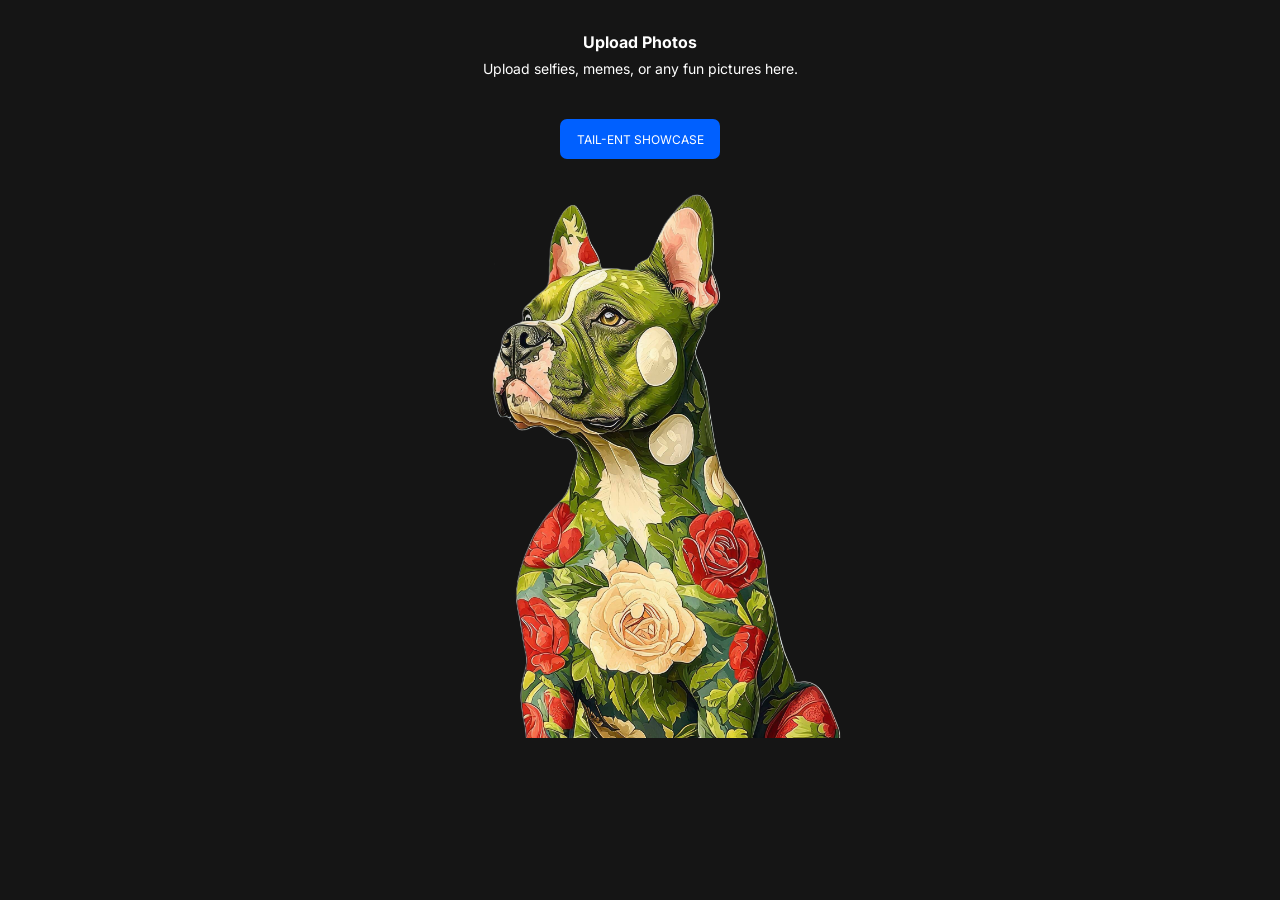
<file: static/index.html>
<!DOCTYPE html>
<html lang="en">
<head>
    <meta charset="UTF-8">
    <meta name="viewport" content="width=device-width, initial-scale=1.0">
    <title>image-hosting</title>
    <link rel="stylesheet" href="image-uploader/css/reset.css">
    <link rel="preconnect" href="https://fonts.googleapis.com">
    <link rel="preconnect" href="https://fonts.gstatic.com" crossorigin>
    <link rel="icon" type="image/svg+xml" href="data:image/svg+xml,<svg xmlns='http://www.w3.org/2000/svg' viewBox='0 0 32 32'><rect width='32' height='32' rx='8' fill='%234f46e5'/><path d='M6 23l6-6 4 4 6-8 4 10H6z' fill='%2393c5fd'/><circle cx='11' cy='11' r='3' fill='%23fef08a'/></svg>">
    <link
        href="https://fonts.googleapis.com/css2?family=Inter:ital,opsz,wght@0,14..32,100..900;1,14..32,100..900&display=swap"
        rel="stylesheet">
    <link rel="stylesheet" href="image-uploader/css/style.css">
</head>
<body>
    <header>
        <div class="header">
            <h1 class="header__title">Upload Photos</h1>
            <p class="header__text">Upload selfies, memes, or any fun pictures here.</p>
        </div>
        <div class="header__button">
            <button class="header__button-btn">Tail-ent Showcase</button>
        </div>
    </header>
    <main>
        <div class="hero">
            <div class="hero__img">
                <img class="img" src="image-uploader/img/Nord.png" alt="Nord">
            </div>
            <div class="hero__img">
                <img class="img" src="image-uploader/img/Cat.png" alt="Cat">
            </div>
            <div class="hero__img">
                <img class="img" src="image-uploader/img/Griz.png" alt="Griz">
            </div>
            <div class="hero__img">
                <img class="img" src="image-uploader/img/Zero.png" alt="Zero">
            </div>
            <div class="hero__img">
                <img class="img" src="image-uploader/img/Eric.png" alt="Eric">
            </div>
        </div>
    </main>
</body>
<script src="image-uploader/js/index.js"></script>

</html>
</file>
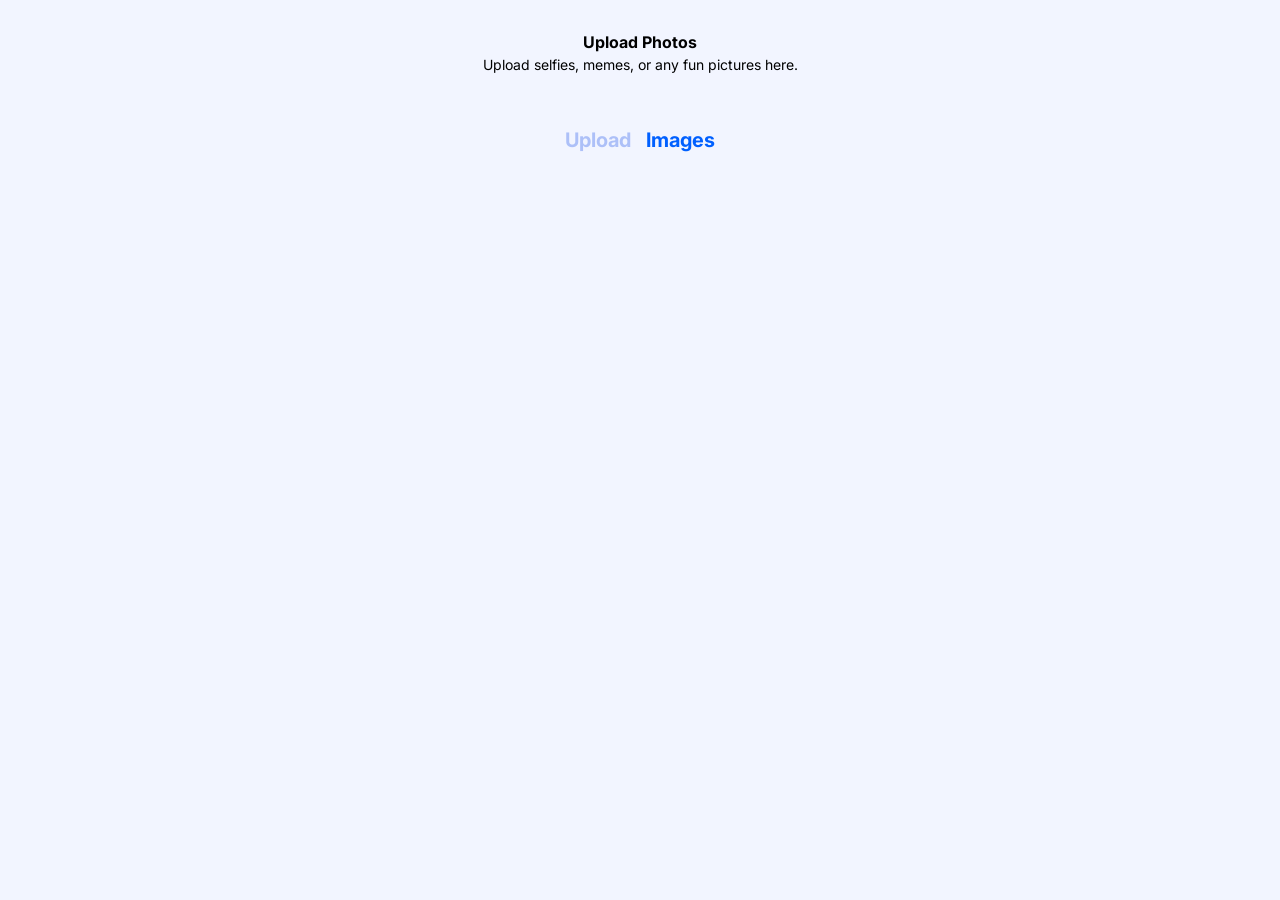
<file: static/form/images.html>
<!DOCTYPE html>
<html lang="en">

<head>
    <meta charset="UTF-8">
    <meta name="viewport" content="width=device-width, initial-scale=1.0">
    <title>SmartUploader</title>
    <link rel="stylesheet" href="../image-uploader/css/reset.css">
    <link rel="preconnect" href="https://fonts.googleapis.com">
    <link rel="preconnect" href="https://fonts.gstatic.com" crossorigin>
    <link rel="icon" type="image/svg+xml" href="data:image/svg+xml,<svg xmlns='http://www.w3.org/2000/svg' viewBox='0 0 32 32'><rect width='32' height='32' rx='8' fill='%234f46e5'/><path d='M6 23l6-6 4 4 6-8 4 10H6z' fill='%2393c5fd'/><circle cx='11' cy='11' r='3' fill='%23fef08a'/></svg>">
    <link
        href="https://fonts.googleapis.com/css2?family=Inter:ital,opsz,wght@0,14..32,100..900;1,14..32,100..900&display=swap"
        rel="stylesheet">
    <link rel="stylesheet" href="../image-uploader/css/style.css">
</head>
<body>
    <section class="upload__intro">
        <h2 class="upload__title">Upload Photos</h2>
        <p class="upload__description">Upload selfies, memes, or any fun pictures here.</p>
    </section>
    <nav class="upload__tabs">
        <button class="upload__tab" id="upload-tab-btn">Upload</button>
        <button class="upload__tab upload__tab--active" id="images-tab-btn">Images</button>
    </nav>
     <section id="file-list-wrapper">
    </section>
    <section id="pagination">
    </section>
    <script  src="../image-uploader/js/images.js"></script>
</body>
</html>
</file>
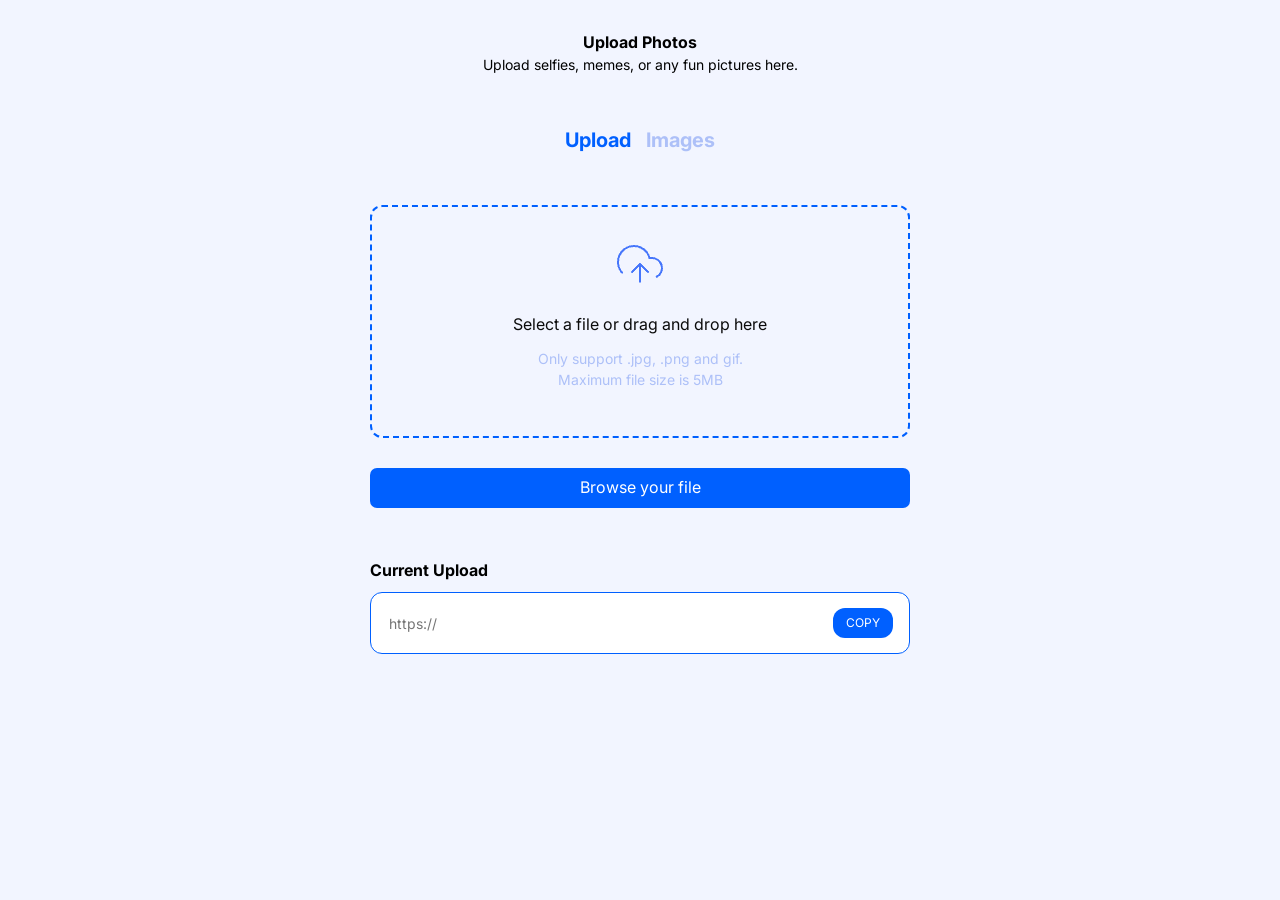
<file: static/form/upload.html>
<!DOCTYPE html>
<html lang="en">

<head>
    <meta charset="UTF-8">
    <meta name="viewport" content="width=device-width, initial-scale=1.0">
    <title>SmartUploader</title>
    <link rel="stylesheet" href="../image-uploader/css/reset.css">
    <link rel="preconnect" href="https://fonts.googleapis.com">
    <link rel="preconnect" href="https://fonts.gstatic.com" crossorigin>
    <link rel="icon" type="image/svg+xml" href="data:image/svg+xml,<svg xmlns='http://www.w3.org/2000/svg' viewBox='0 0 32 32'><rect width='32' height='32' rx='8' fill='%234f46e5'/><path d='M6 23l6-6 4 4 6-8 4 10H6z' fill='%2393c5fd'/><circle cx='11' cy='11' r='3' fill='%23fef08a'/></svg>">
    <link
        href="https://fonts.googleapis.com/css2?family=Inter:ital,opsz,wght@0,14..32,100..900;1,14..32,100..900&display=swap"
        rel="stylesheet">
    <link rel="stylesheet" href="../image-uploader/css/style.css">
</head>
<body>
    <section class="upload__intro">
        <h2 class="upload__title">Upload Photos</h2>
        <p class="upload__description">Upload selfies, memes, or any fun pictures here.</p>
    </section>
    <nav class="upload__tabs">
        <button class="upload__tab" id="upload-tab-btn">Upload</button>
        <button class="upload__tab " id="images-tab-btn">Images</button>
    </nav>
    <section class="upload__form">
        <div class="upload__dropzone">
            <div class="upload__icon">
                <img src="../image-uploader/img/icon/feather_upload-cloud.png" alt="icon">
            </div>
            <p class="upload__promt">Select a file or drag and drop here</p>
            <p class="upload__info">Only support .jpg, .png and gif. <br>
                Maximum file size is 5MB</p>
        </div>
        <div class="upload__button">
            <input type="file" id="file-upload" accept="image/*" style="display: none;" multiple>
            <label for="file-upload" class="upload__button-btn">Browse your file</label>
        </div>
        <div class="upload__container">
            <div class="upload__group">
                <h2 class="upload__title-current">Current Upload</h2>
                <div class="upload__label">
                    <input type="text" class="upload__input" placeholder="https://" readonly />
                    <button class="upload__copy">COPY</button>
                </div>
            </div>
        </div>
    </section>
    <section id="file-list-wrapper">
    </section>
</body>
<script src="../image-uploader/js/upload.js"></script>

</html>
</file>
<file: static/image-uploader/css/style.css>
body {
    background-color: #F2F5FF;
    font-family: "Inter", sans-serif;
    color: rgb(255, 255, 255);
}
/* Header */
.header {
    display: flex;
    flex-direction: column;
    align-items: center;
    padding-top: 30px;
}
.header__title {
    text-align: center;
    font-size: 16px;
    width: 700px;
}
.header__text {
    padding-top: 4px;
    font-size: 14px;
}
/* button */
.header__button {
    display: flex;
    justify-content: center;
    padding-top: 40px;
}
.header__button-btn {
    position: absolute;
    text-transform: uppercase;
    padding: 12px 16px;
    font-size: 12px;
    background-color: rgb(0, 96, 255);
    color: rgb(255, 255, 255);
    width: 160px;
    height: 40px;
    border: none;
    border-radius: 7px;
}

/* hero__img */
.hero {
    display: flex;
    justify-content: center;
    margin-top: 60px;
}

.hero__img {
    display: none;
}

.hero__img.is-visible {
    display: block;
}

.img {
    width: 426px;
    height: 559px;
    object-fit: cover;
}

/* upload */
.upload__intro {
    display: flex;
    flex-direction: column;
    align-items: center;
    padding-top: 30px;
    text-align: center;
    color: black;
}

.upload__title {
    font-size: 16px;
    width: 700px;

}

.upload__description {
    font-size: 14px;
    width: 400px;
}

/* upload-tabs */
.upload__tabs {
    display: flex;
    justify-content: center;
    align-items: center;
    gap: 15px;
    padding-top: 50px;

}

.upload__tab {
    all: unset;
    font-size: 20px;
    font-weight: bold;
    color: rgb(173, 192, 248); /* Неактивный цвет по умолчанию */
}

.upload__tab--active {
    color: rgb(0, 96, 255); /* Активный цвет */
}

.upload__tab:hover {
    color: rgb(105, 141, 250);
}

.upload__tab:hover {
    color: rgb(105, 141, 250);
}

/* upload-form */
.upload__form {
    display: flex;
    flex-direction: column;
    align-items: center;
    padding-top: 50px;
}

.upload__dropzone {
    border: 2px dashed rgb(0, 96, 255);
    border-radius: 12px;
    width: 540px;
    height: 233px;
    text-align: center;
}

.upload__icon {
    display: flex;
    justify-content: center;
    align-items: center;
    padding-top: 33px;
}

.upload__promt {
    padding-top: 24px;
    color: rgb(11, 11, 11);
}

.upload__info {
    padding-top: 12px;
    font-size: 14px;
    color: rgb(173, 192, 248);
}

/* upload-button */
.upload__button {
    padding-top: 30px;
    padding-bottom: 50px;
}

.upload__button-btn {
    display: inline-block;
    text-align: center;
    cursor: pointer;
    color: rgb(255, 255, 255);
    width: 540px;
    height: 40px;
    border-radius: 7px;
    background-color: rgb(0, 96, 255);
    padding-top: 7px;
    border: none;
}

/* upload-current */
.upload__container {
    display: flex;
    flex-direction: column;
    align-items: center;
    margin-bottom: 159px;
}

.upload__group {
    display: flex;
    flex-direction: column;
    width: 540px;
}

.upload__title-current {
    color: black;
    padding-bottom: 10px;
    font-size: 16px;
    text-align: left;
}

/* input + button */
.upload__label {
    display: flex;
    align-items: center;
    justify-content: space-between;
    width: 100%;
    height: 62px;
    border: 1px solid rgb(0, 96, 255);
    border-radius: 12px;
    padding: 0 16px;
    box-sizing: border-box;
    background-color: white;
}

.upload__input {
    flex-grow: 1;
    border: none;
    outline: none;
    font-size: 14px;
    background-color: transparent;
    color: black;

}

.upload__copy {
    width: 60px;
    height: 30px;
    border-radius: 12px;
    border: none;
    background-color: rgb(0, 96, 255);
    color: white;
    font-size: 12px;
    cursor: pointer;
}


/* Container for the entire table */
.file-list-container {
    max-width: 800px;
    margin: 0 auto;
    padding: 20px;
    border-radius: 8px;
    margin-bottom: 20px;
}

/* Common style for a row (both header and list item) */
.file-list-header,
.file-list-item {
    display: flex;
    justify-content: space-between;
    align-items: center;
    padding: 10px 0;
    border-bottom: 1px solid #eef0f5;
}

/* Remove border from the last item */
.file-list-item:last-child {
    border-bottom: none;
}

/* List header */
.file-list-header {
    color: #8a96b1;
    font-size: 14px;
    font-weight: 500;
}

/* Styles for columns */
.file-col {
    display: flex;
    align-items: center;
}

.file-col-name {
    flex-basis: 35%;
}

.file-col-url {
    flex-basis: 50%;
    color: #555;
    font-size: 14px;
}

.file-col-delete {
    flex-basis: 10%;
    justify-content: center;
}

/* File icon */
.file-icon {
    color: #0060ff;
    margin-right: 15px;
    font-size: 20px;
}

.delete-img {
    width: 32px;
    height: 32px;
}

/* File name */
.file-name {
    color: #333;
    font-weight: 500;
    max-width: 200px;
    white-space: nowrap;
    overflow: hidden;
    text-overflow: ellipsis;
}

/* Delete button */
.delete-btn {
    background: transparent;
    /* REMOVE THE BACKGROUND, MAKE IT TRANSPARENT */
    border: none;
    border-radius: 50%;
    cursor: pointer;
    display: flex;
    align-items: center;
    justify-content: center;
    padding: 0;
    transition: opacity 0.2s ease;
    /* Add a smooth transition for hover effect */
}

/* Hover effect */
.delete-btn:hover {
    background: transparent;
    /* REMOVE BACKGROUND ON HOVER */
    opacity: 0.7;
    /* Make the icon semi-transparent for user feedback */
}
/* =========================================================
 * Pagination
 * ========================================================= */

.pagination {
    display: flex;
    align-items: center;
    justify-content: center;
    gap: 20px;
    margin-top: 30px;
    margin-bottom: 30px;
}


.pagination__button {
    min-width: 100px;
    padding: 10px 18px;
    border: 1px solid #d1d5db;
    border-radius: 8px;
    background: #ffffff;
    color: #111827;
    font-family: inherit;
    font-size: 14px;
    font-weight: 500;

    cursor: pointer;

    transition:
        background-color 0.2s ease,
        border-color 0.2s ease,
        color 0.2s ease,
        opacity 0.2s ease;
}



/* =========================================================
 * Pagination
 * ========================================================= */

#pagination {
    display: flex;
    justify-content: center;
    align-items: center;
    gap: 10px;
    width: 100%;
    margin: 24px auto 32px;
    padding: 0;
    box-sizing: border-box;
}


/* =========================================================
 * Pagination button
 * ========================================================= */

.pagination__button {
    display: inline-flex;
    align-items: center;
    justify-content: center;
    min-width: 90px;
    min-height: 38px;
    padding: 8px 16px;
    border: 1px solid #4f46e5;
    border-radius: 6px;
    background: #4f46e5;
    color: #ffffff;

    font-family: inherit;
    font-size: 14px;
    font-weight: 500;

    line-height: 1;

    cursor: pointer;

    box-sizing: border-box;

    transition:
        background-color 0.15s ease,
        border-color 0.15s ease,
        color 0.15s ease,
        opacity 0.15s ease;
}


/* =========================================================
 * Active / clickable button
 * ========================================================= */

.pagination__button--active {
    background: #4f46e5;
    border-color: #4f46e5;

    color: #ffffff;

    cursor: pointer;
}


/* =========================================================
 * Active button hover
 * ========================================================= */

.pagination__button--active:hover:not(:disabled) {
    background: #4338ca;
    border-color: #4338ca;
}


/* =========================================================
 * Disabled button
 * ========================================================= */

.pagination__button--disabled,
.pagination__button:disabled {
    background: #e5e7eb;
    border-color: #d1d5db;
    color: #9ca3af;
    cursor: not-allowed;
    opacity: 1;
}


/* =========================================================
 * Page number
 * ========================================================= */
.pagination__page {
    display: inline-flex;
    align-items: center;
    justify-content: center;
    min-width: 100px;
    min-height: 38px;
    padding: 0 10px;
    color: #333333;
    font-family: inherit;    font-size: 14px;
    font-weight: 500;
    line-height: 1;
    text-align: center;
    box-sizing: border-box;
<<<<<<< HEAD
}
=======
}
>>>>>>> dev
</file>
